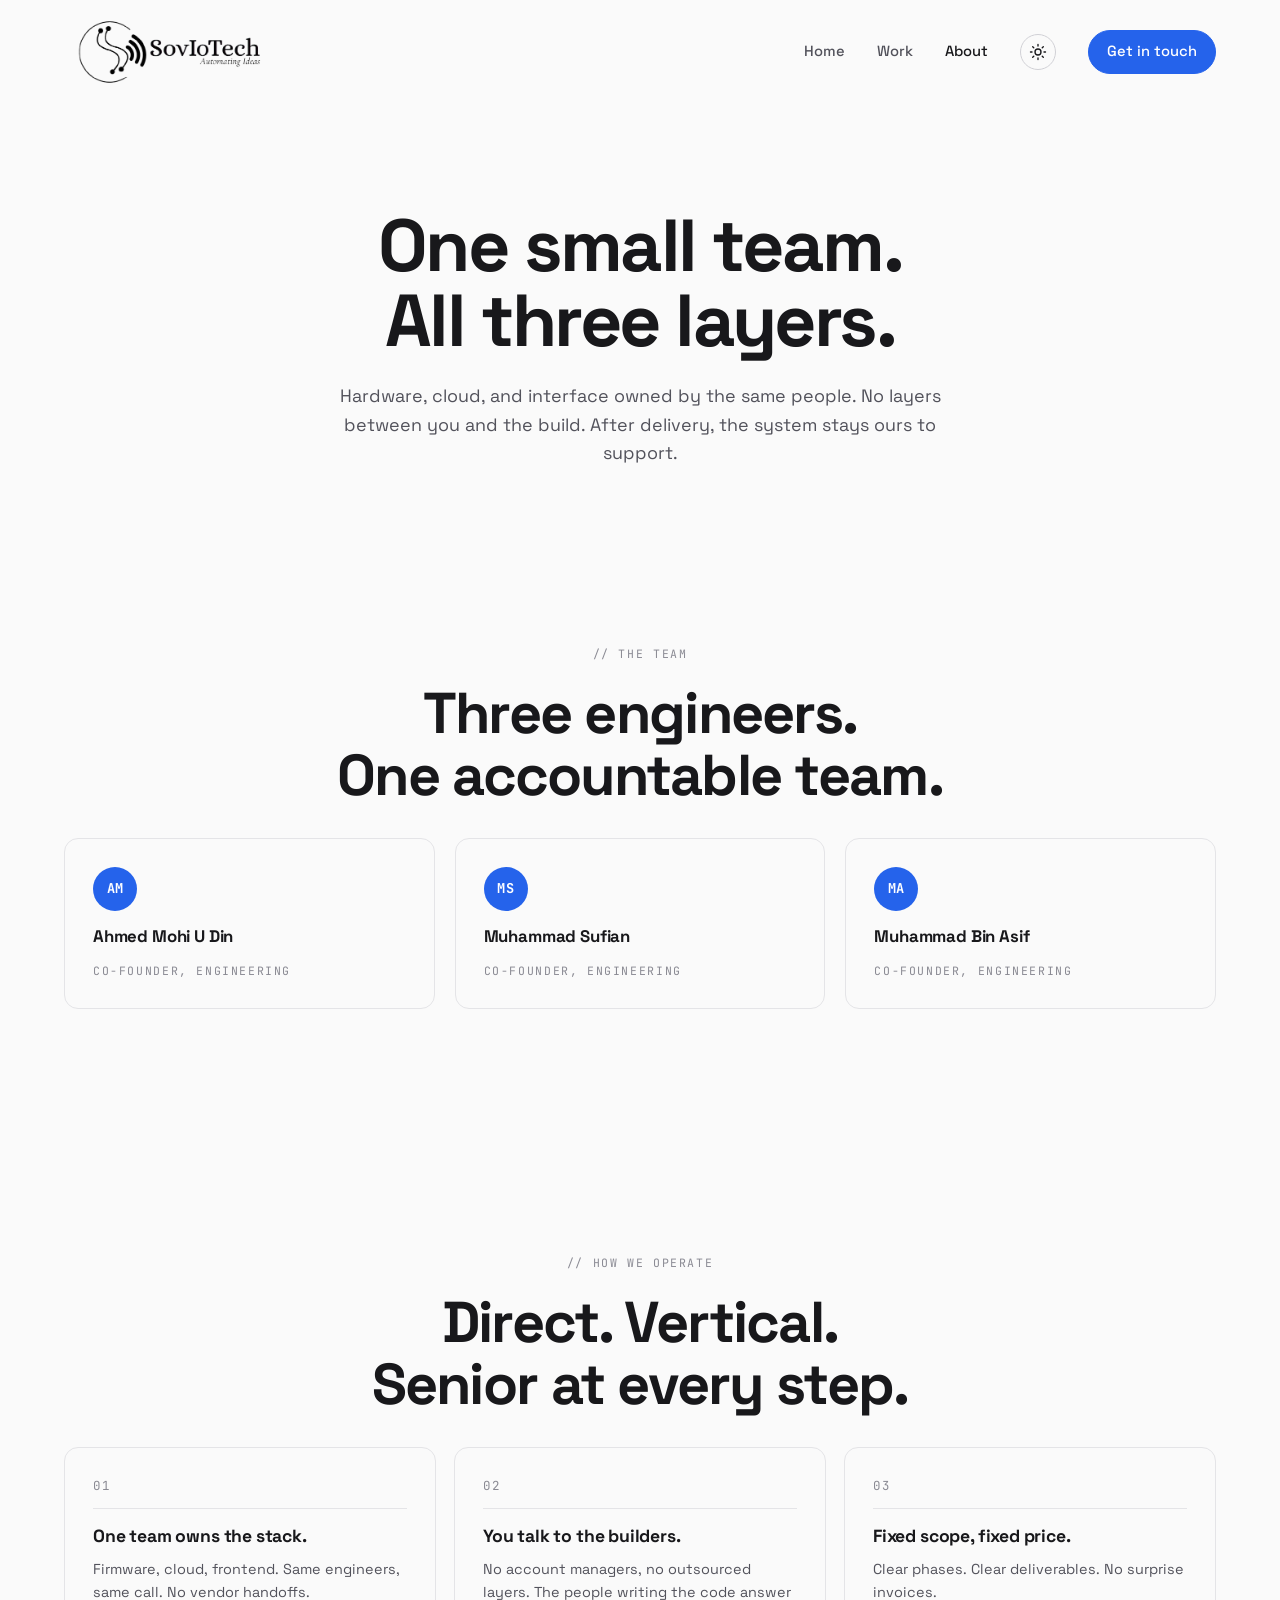
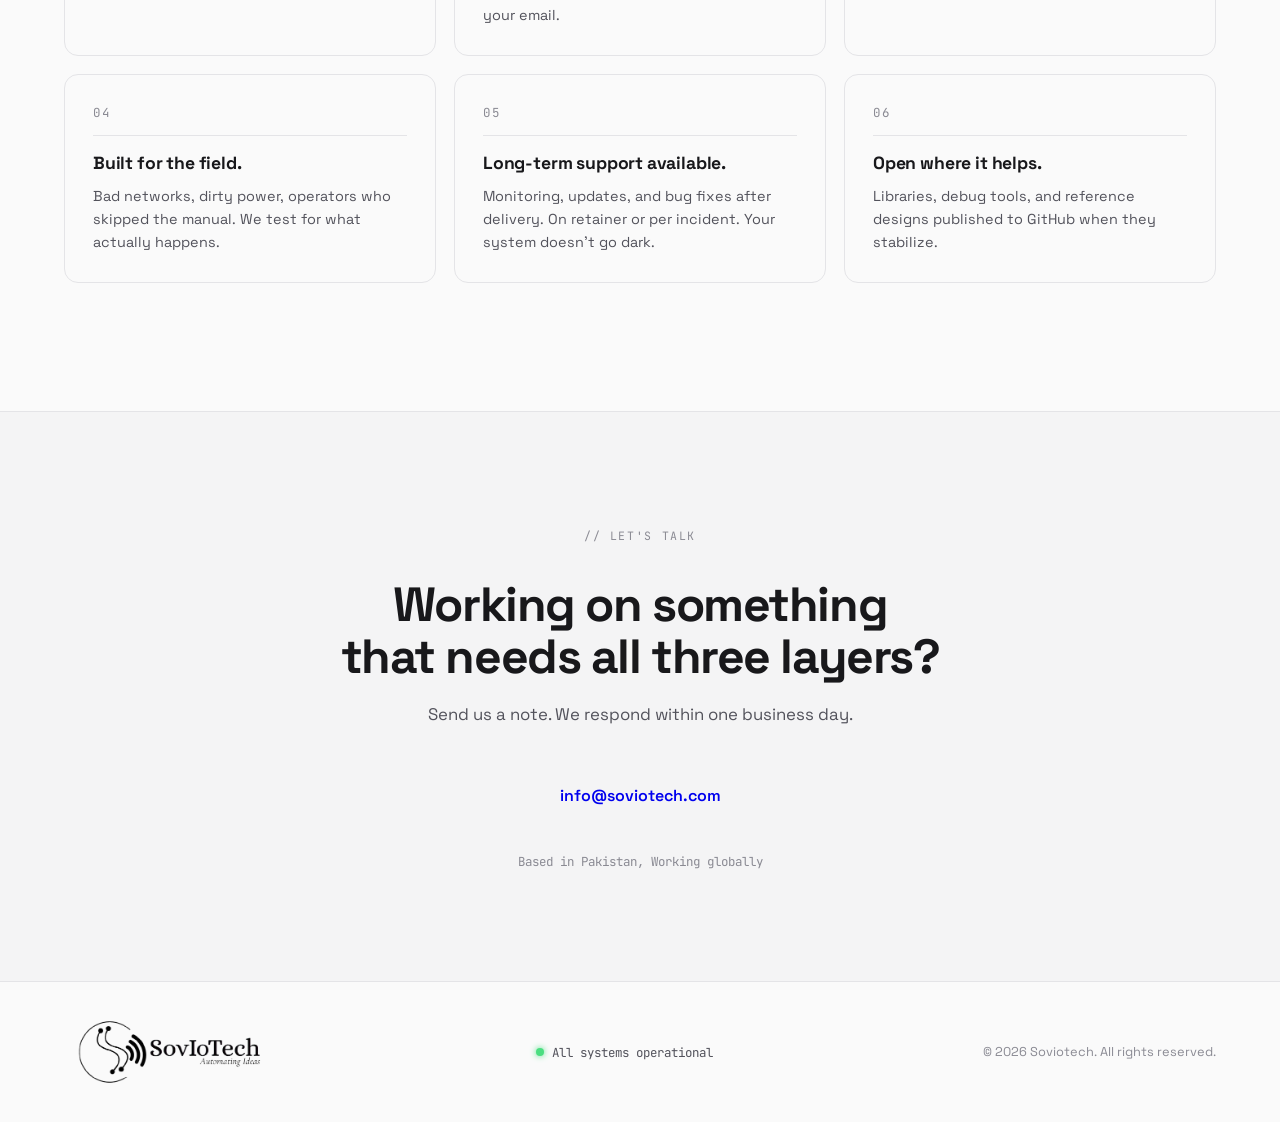
<file: about.html>
<!DOCTYPE html>
<html lang="en">
<head>
  <meta charset="UTF-8">
  <meta name="viewport" content="width=device-width, initial-scale=1.0">
  <title>About | How Soviotech Operates | Small Engineering Studio</title>
  <meta name="description" content="Three engineers cover the stack: hardware, cloud, interfaces. We support the system long after delivery, on retainer or per incident.">
  <meta name="theme-color" content="#ffffff">
  <link rel="icon" type="image/png" href="tab-logo-light.png" media="(prefers-color-scheme: light)">
  <link rel="icon" type="image/png" href="tab-logo-dark.png" media="(prefers-color-scheme: dark)">
  <link rel="stylesheet" href="style.css">
  <link rel="preconnect" href="https://fonts.googleapis.com">
  <link href="https://fonts.googleapis.com/css2?family=Space+Grotesk:wght@400;500;600;700&family=JetBrains+Mono:wght@400;500&display=swap" rel="stylesheet">
  <link rel="canonical" href="https://soviotech.com/about">
  <meta name="robots" content="index,follow,max-image-preview:large">
  <meta name="author" content="Soviotech">
  <meta property="og:type" content="website">
  <meta property="og:site_name" content="Soviotech">
  <meta property="og:url" content="https://soviotech.com/about">
  <meta property="og:title" content="About | How Soviotech Operates | Small Engineering Studio">
  <meta property="og:description" content="Three engineers cover the stack: hardware, cloud, interfaces. We support the system long after delivery, on retainer or per incident.">
  <meta property="og:image" content="https://soviotech.com/og/og-about.png">
  <meta property="og:image:width" content="1200">
  <meta property="og:image:height" content="630">
  <meta name="twitter:card" content="summary_large_image">
  <meta name="twitter:title" content="About | How Soviotech Operates | Small Engineering Studio">
  <meta name="twitter:description" content="Three engineers cover the stack: hardware, cloud, interfaces. We support the system long after delivery, on retainer or per incident.">
  <meta name="twitter:image" content="https://soviotech.com/og/og-about.png">
  <script type="application/ld+json">
{
  "@context": "https://schema.org",
  "@type": "Organization",
  "name": "Soviotech",
  "url": "https://soviotech.com/",
  "logo": "https://soviotech.com/logo.png",
  "email": "info@soviotech.com",
  "description": "Small engineering studio shipping production hardware, firmware, cloud, and RF systems.",
  "areaServed": "Worldwide",
  "sameAs": [ "https://github.com/SovIoTech" ]
}
</script>
  <script type="application/ld+json">
{
  "@context": "https://schema.org",
  "@type": "AboutPage",
  "name": "About Soviotech",
  "url": "https://soviotech.com/about",
  "mainEntity": { "@type": "Organization", "name": "Soviotech" }
}
</script>
<script type="application/ld+json">
{
  "@context": "https://schema.org",
  "@type": "BreadcrumbList",
  "itemListElement": [
    { "@type": "ListItem", "position": 1, "name": "Home", "item": "https://soviotech.com/" },
    { "@type": "ListItem", "position": 2, "name": "About", "item": "https://soviotech.com/about" }
  ]
}
</script>
</head>
<body>

  <a href="#main" class="skip-link">Skip to content</a>

  <nav class="nav" id="nav">
    <div class="nav__inner">
      <a href="/" class="nav__logo">
        <img src="logo.png" alt="SovIoTech" class="nav__logo-img" width="203" height="68">
      </a>
      <button class="nav__toggle" id="navToggle" aria-label="Menu">
        <span></span><span></span>
      </button>
      <div class="nav__links" id="navLinks">
        <a href="/">Home</a>
        <a href="work.html">Work</a>
        <a href="about.html" class="nav__link--active">About</a>
        <button type="button" class="theme-toggle" id="themeToggle" aria-label="Toggle theme">
          <svg viewBox="0 0 24 24" width="18" height="18" fill="none" stroke="currentColor" stroke-width="1.8" stroke-linecap="round" stroke-linejoin="round"><circle cx="12" cy="12" r="4"/><path d="M12 2v2M12 20v2M4.93 4.93l1.41 1.41M17.66 17.66l1.41 1.41M2 12h2M20 12h2M4.93 19.07l1.41-1.41M17.66 6.34l1.41-1.41"/></svg>
        </button>
        <a href="mailto:info@soviotech.com" class="nav__cta">Get in touch</a>
      </div>
    </div>
  </nav>

  <!-- HERO -->
  <header class="work-hero work-hero--center" id="main">
    <div class="container">
      <h1 class="work-hero__title">One small team.<br>All three layers.</h1>
      <p class="work-hero__sub">
        Hardware, cloud, and interface owned by the same people. No layers between you and the build. After delivery, the system stays ours to support.
      </p>
    </div>
  </header>

  <!-- TEAM -->
  <section class="about-team about-team--people" id="team">
    <div class="container">
      <div class="section-header">
        <span class="section-tag">// the team</span>
        <h2 class="section-title">Three engineers.<br>One accountable team.</h2>
      </div>

      <div class="team-grid">
        <article class="team-card">
          <div class="team-card__initials">AM</div>
          <h3 class="team-card__name">Ahmed Mohi U Din</h3>
          <p class="team-card__role">Co-founder, Engineering</p>
        </article>
        <article class="team-card">
          <div class="team-card__initials">MS</div>
          <h3 class="team-card__name">Muhammad Sufian</h3>
          <p class="team-card__role">Co-founder, Engineering</p>
        </article>
        <article class="team-card">
          <div class="team-card__initials">MA</div>
          <h3 class="team-card__name">Muhammad Bin Asif</h3>
          <p class="team-card__role">Co-founder, Engineering</p>
        </article>
      </div>
    </div>
  </section>

  <!-- HOW WE OPERATE -->
  <section class="about-team" id="model">
    <div class="container">
      <div class="section-header">
        <span class="section-tag">// how we operate</span>
        <h2 class="section-title">Direct. Vertical.<br>Senior at every step.</h2>
      </div>

      <div class="about-team__grid">
        <article class="about-member">
          <div class="about-member__num">01</div>
          <h3 class="about-member__name">One team owns the stack.</h3>
          <p class="about-member__bio">Firmware, cloud, frontend. Same engineers, same call. No vendor handoffs.</p>
        </article>

        <article class="about-member">
          <div class="about-member__num">02</div>
          <h3 class="about-member__name">You talk to the builders.</h3>
          <p class="about-member__bio">No account managers, no outsourced layers. The people writing the code answer your email.</p>
        </article>

        <article class="about-member">
          <div class="about-member__num">03</div>
          <h3 class="about-member__name">Fixed scope, fixed price.</h3>
          <p class="about-member__bio">Clear phases. Clear deliverables. No surprise invoices.</p>
        </article>

        <article class="about-member">
          <div class="about-member__num">04</div>
          <h3 class="about-member__name">Built for the field.</h3>
          <p class="about-member__bio">Bad networks, dirty power, operators who skipped the manual. We test for what actually happens.</p>
        </article>

        <article class="about-member">
          <div class="about-member__num">05</div>
          <h3 class="about-member__name">Long-term support available.</h3>
          <p class="about-member__bio">Monitoring, updates, and bug fixes after delivery. On retainer or per incident. Your system doesn't go dark.</p>
        </article>

        <article class="about-member">
          <div class="about-member__num">06</div>
          <h3 class="about-member__name">Open where it helps.</h3>
          <p class="about-member__bio">Libraries, debug tools, and reference designs published to GitHub when they stabilize.</p>
        </article>
      </div>
    </div>
  </section>

  <!-- CTA -->
  <section class="cta" id="contact">
    <div class="container">
      <div class="cta__inner">
        <span class="section-tag">// let's talk</span>
        <h2 class="cta__title">Working on something<br>that needs all three layers?</h2>
        <p class="cta__sub">Send us a note. We respond within one business day.</p>
        <div class="cta__actions">
          <a href="mailto:info@soviotech.com" class="btn btn--accent btn--lg">info@soviotech.com</a>
        </div>
        <div class="cta__details"><span>Based in Pakistan, Working globally</span></div>
      </div>
    </div>
  </section>

  <footer class="footer">
    <div class="container">
      <div class="footer__inner">
        <div class="footer__brand">
          <img src="logo.png" alt="SovIoTech" class="footer__logo-img" width="203" height="68">
        </div>
        <div class="footer__status"><span class="footer__status-dot"></span><span>All systems operational</span></div>
        <div class="footer__copy">&copy; 2026 Soviotech. All rights reserved.</div>
      </div>
    </div>
  </footer>

  <script src="script.js"></script>
</body>
</html>
</file>
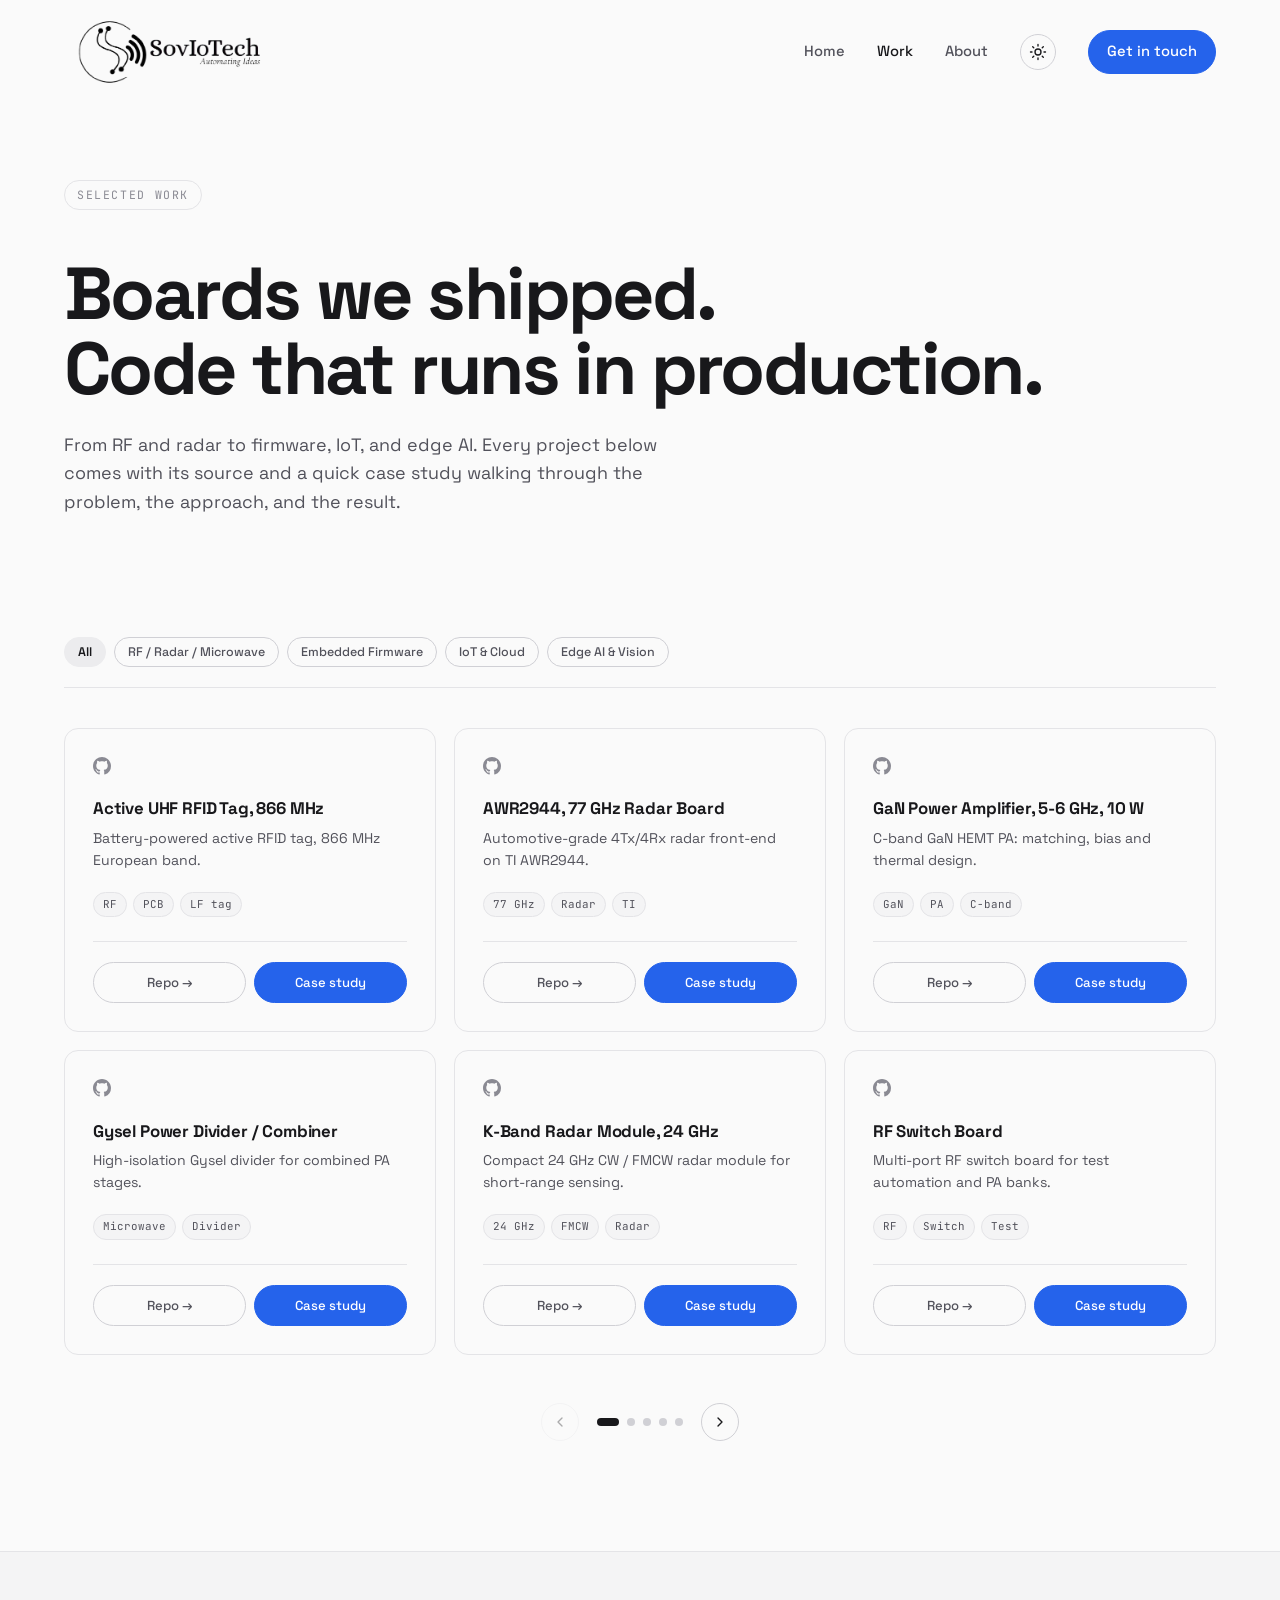
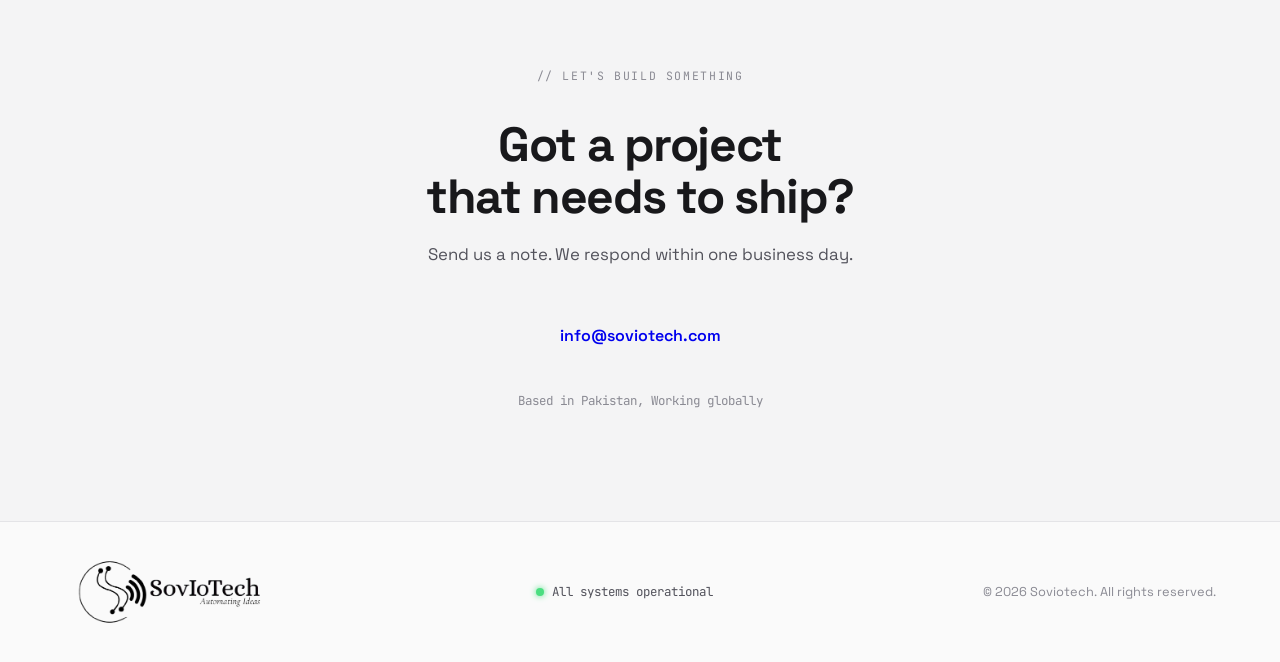
<file: work.html>
<!DOCTYPE html>
<html lang="en">
<head>
  <meta charset="UTF-8">
  <meta name="viewport" content="width=device-width, initial-scale=1.0">
  <title>Work | Embedded, RF &amp; IoT Engineering Portfolio | Soviotech</title>
  <meta name="description" content="25 shipped projects in RF, embedded firmware, IoT, and edge AI. Source repo and a two-page case study with every one.">
  <meta name="theme-color" content="#ffffff">
  <link rel="icon" type="image/png" href="tab-logo-light.png" media="(prefers-color-scheme: light)">
  <link rel="icon" type="image/png" href="tab-logo-dark.png" media="(prefers-color-scheme: dark)">
  <link rel="stylesheet" href="style.css">
  <link rel="preconnect" href="https://fonts.googleapis.com">
  <link href="https://fonts.googleapis.com/css2?family=Space+Grotesk:wght@400;500;600;700&family=JetBrains+Mono:wght@400;500&display=swap" rel="stylesheet">
  <link rel="canonical" href="https://soviotech.com/work">
  <meta name="robots" content="index,follow,max-image-preview:large">
  <meta name="author" content="Soviotech">
  <meta property="og:type" content="website">
  <meta property="og:site_name" content="Soviotech">
  <meta property="og:url" content="https://soviotech.com/work">
  <meta property="og:title" content="Work | Embedded, RF &amp; IoT Engineering Portfolio | Soviotech">
  <meta property="og:description" content="25 shipped projects in RF, embedded firmware, IoT, and edge AI. Source repo and a two-page case study with every one.">
  <meta property="og:image" content="https://soviotech.com/og/og-work.png">
  <meta property="og:image:width" content="1200">
  <meta property="og:image:height" content="630">
  <meta name="twitter:card" content="summary_large_image">
  <meta name="twitter:title" content="Work | Embedded, RF &amp; IoT Engineering Portfolio | Soviotech">
  <meta name="twitter:description" content="25 shipped projects in RF, embedded firmware, IoT, and edge AI. Source repo and a two-page case study with every one.">
  <meta name="twitter:image" content="https://soviotech.com/og/og-work.png">
  <script type="application/ld+json">
{
  "@context": "https://schema.org",
  "@type": "Organization",
  "name": "Soviotech",
  "url": "https://soviotech.com/",
  "logo": "https://soviotech.com/logo.png",
  "email": "info@soviotech.com",
  "description": "Small engineering studio shipping production hardware, firmware, cloud, and RF systems.",
  "areaServed": "Worldwide",
  "sameAs": [ "https://github.com/SovIoTech" ]
}
</script>
  <script type="application/ld+json">
{
  "@context": "https://schema.org",
  "@type": "CollectionPage",
  "name": "Soviotech Work",
  "url": "https://soviotech.com/work",
  "isPartOf": { "@type": "WebSite", "name": "Soviotech", "url": "https://soviotech.com/" }
}
</script>
</head>
<body>

  <a href="#main" class="skip-link">Skip to content</a>

  <nav class="nav" id="nav">
    <div class="nav__inner">
      <a href="/" class="nav__logo">
        <img src="logo.png" alt="SovIoTech" class="nav__logo-img" width="203" height="68">
      </a>
      <button class="nav__toggle" id="navToggle" aria-label="Menu">
        <span></span><span></span>
      </button>
      <div class="nav__links" id="navLinks">
        <a href="/">Home</a>
        <a href="work.html" class="nav__link--active">Work</a>
        <a href="about.html">About</a>
        <button type="button" class="theme-toggle" id="themeToggle" aria-label="Toggle theme">
          <svg viewBox="0 0 24 24" width="18" height="18" fill="none" stroke="currentColor" stroke-width="1.8" stroke-linecap="round" stroke-linejoin="round"><circle cx="12" cy="12" r="4"/><path d="M12 2v2M12 20v2M4.93 4.93l1.41 1.41M17.66 17.66l1.41 1.41M2 12h2M20 12h2M4.93 19.07l1.41-1.41M17.66 6.34l1.41-1.41"/></svg>
        </button>
        <a href="mailto:info@soviotech.com" class="nav__cta">Get in touch</a>
      </div>
    </div>
  </nav>

  <header class="work-hero" id="main">
    <div class="container">
      <div class="hero__tag">Selected Work</div>
      <h1 class="work-hero__title">Boards we shipped.<br>Code that runs in production.</h1>
      <p class="work-hero__sub">
        From RF and radar to firmware, IoT, and edge AI. Every project below comes with its source and a quick case study walking through the problem, the approach, and the result.
      </p>
    </div>
  </header>

  <section class="work-section" id="work">
    <div class="container">
      <div class="work__filter" id="workFilter">
        <button data-filter="all" class="work__filter-btn is-active">All</button>
        <button data-filter="rf" class="work__filter-btn">RF / Radar / Microwave</button>
        <button data-filter="embedded" class="work__filter-btn">Embedded Firmware</button>
        <button data-filter="iot" class="work__filter-btn">IoT &amp; Cloud</button>
        <button data-filter="edge" class="work__filter-btn">Edge AI &amp; Vision</button>
      </div>
      <div class="work__grid" id="workGrid"></div>

      <nav class="work__pager" id="workPager" aria-label="Project pages">
        <button class="work__pager-arrow" id="workPrev" aria-label="Previous page">
          <svg width="16" height="16" viewBox="0 0 24 24" fill="none" stroke="currentColor" stroke-width="2" stroke-linecap="round" stroke-linejoin="round"><polyline points="15 18 9 12 15 6"/></svg>
        </button>
        <div class="work__pager-dots" id="workDots"></div>
        <button class="work__pager-arrow" id="workNext" aria-label="Next page">
          <svg width="16" height="16" viewBox="0 0 24 24" fill="none" stroke="currentColor" stroke-width="2" stroke-linecap="round" stroke-linejoin="round"><polyline points="9 18 15 12 9 6"/></svg>
        </button>
      </nav>
    </div>
  </section>

  <section class="cta" id="contact">
    <div class="container">
      <div class="cta__inner">
        <span class="section-tag">// let's build something</span>
        <h2 class="cta__title">Got a project<br>that needs to ship?</h2>
        <p class="cta__sub">Send us a note. We respond within one business day.</p>
        <div class="cta__actions">
          <a href="mailto:info@soviotech.com" class="btn btn--accent btn--lg">info@soviotech.com</a>
        </div>
        <div class="cta__details"><span>Based in Pakistan, Working globally</span></div>
      </div>
    </div>
  </section>

  <!-- PDF MODAL -->
  <div class="pdf-modal" id="pdfModal" aria-hidden="true" role="dialog" aria-modal="true" aria-labelledby="pdfModalTitle">
    <div class="pdf-modal__backdrop" data-close></div>
    <div class="pdf-modal__panel">
      <header class="pdf-modal__head">
        <div>
          <div class="pdf-modal__eyebrow" id="pdfModalEyebrow">Case study</div>
          <h2 class="pdf-modal__title" id="pdfModalTitle">&nbsp;</h2>
        </div>
        <div class="pdf-modal__actions">
          <a class="pdf-modal__btn" id="pdfModalRepo" href="#" target="_blank" rel="noopener noreferrer">Repo &rarr;</a>
          <button class="pdf-modal__close" data-close aria-label="Close">&times;</button>
        </div>
      </header>
      <div class="pdf-modal__body">
        <iframe id="pdfModalFrame" title="Case study PDF" loading="lazy" referrerpolicy="no-referrer"></iframe>
      </div>
    </div>
  </div>

  <footer class="footer">
    <div class="container">
      <div class="footer__inner">
        <div class="footer__brand">
          <img src="logo.png" alt="SovIoTech" class="footer__logo-img" width="203" height="68">
        </div>
        <div class="footer__status"><span class="footer__status-dot"></span><span>All systems operational</span></div>
        <div class="footer__copy">&copy; 2026 Soviotech. All rights reserved.</div>
      </div>
    </div>
  </footer>

  <script src="work-page.js" defer></script>

  <script src="script.js"></script>
</body>
</html>
</file>
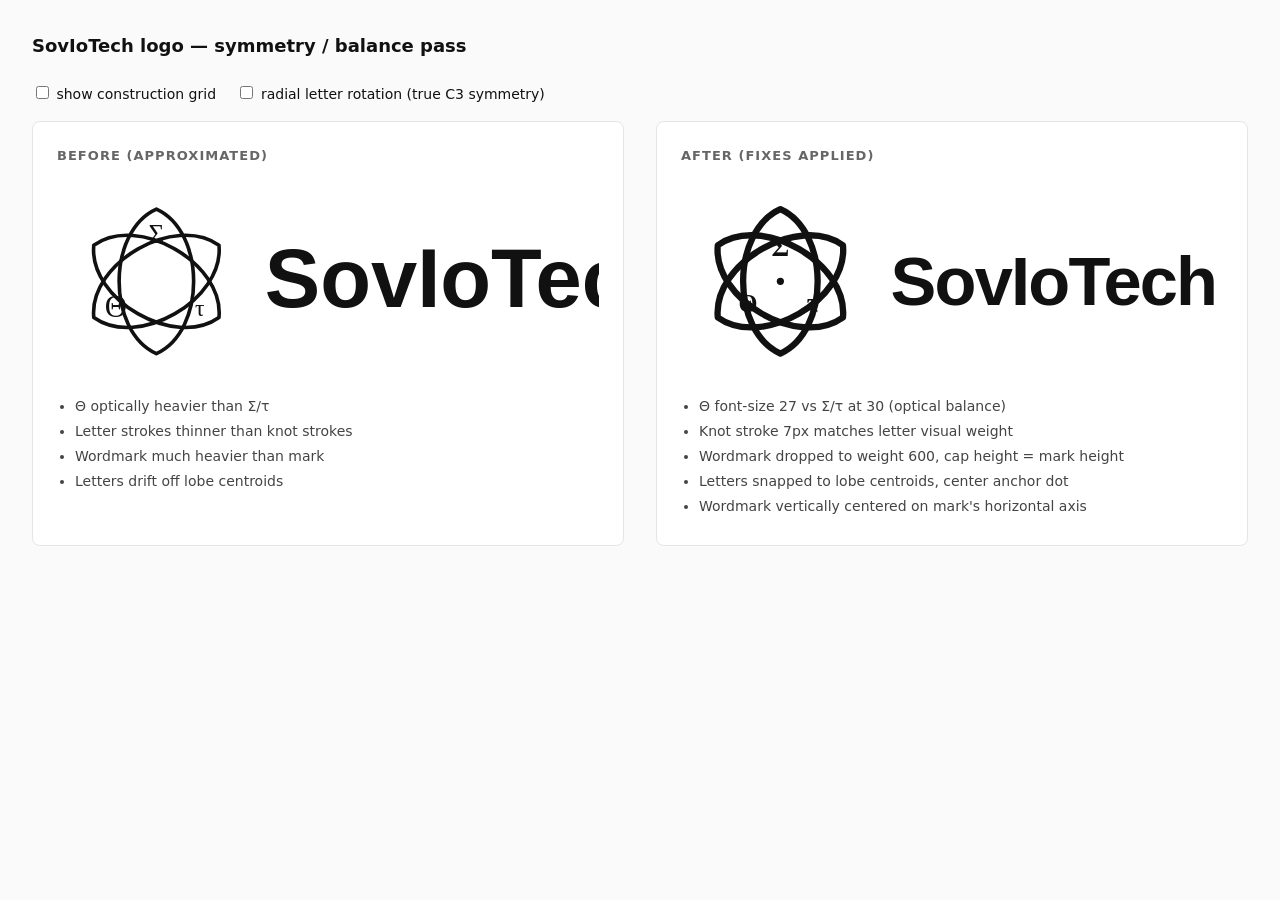
<file: archive/dev/logo-redesign.html>
<!doctype html>
<html lang="en">
<head>
<meta charset="utf-8">
<title>SovIoTech logo — symmetry fixes</title>
<style>
  body { font: 14px/1.5 system-ui, sans-serif; margin: 32px; background: #fafafa; color: #111; }
  h1 { font-size: 18px; margin: 0 0 24px; }
  .row { display: grid; grid-template-columns: 1fr 1fr; gap: 32px; margin-bottom: 32px; }
  .card { background: #fff; border: 1px solid #e5e5e5; padding: 24px; border-radius: 8px; }
  .card h2 { font-size: 13px; margin: 0 0 16px; text-transform: uppercase; letter-spacing: .08em; color: #666; }
  .card svg { display: block; width: 100%; height: auto; }
  ul { margin: 16px 0 0; padding-left: 18px; color: #444; }
  li { margin: 4px 0; }
  .toggle { margin: 16px 0; }
  .toggle label { margin-right: 16px; cursor: pointer; }
</style>
</head>
<body>

<h1>SovIoTech logo — symmetry / balance pass</h1>

<div class="toggle">
  <label><input type="checkbox" id="grid"> show construction grid</label>
  <label><input type="checkbox" id="radial"> radial letter rotation (true C3 symmetry)</label>
</div>

<div class="row">
  <div class="card">
    <h2>Before (approximated)</h2>
    <svg viewBox="0 0 600 220" xmlns="http://www.w3.org/2000/svg">
      <g transform="translate(110,110)" fill="none" stroke="#111" stroke-width="4" stroke-linejoin="round" stroke-linecap="round">
        <g id="leaf-before">
          <path d="M 0,-80 C 55,-55 55,55 0,80 C -55,55 -55,-55 0,-80 Z"/>
        </g>
        <use href="#leaf-before" transform="rotate(120)"/>
        <use href="#leaf-before" transform="rotate(240)"/>
      </g>
      <g font-family="Georgia, serif" fill="#111" text-anchor="middle">
        <text x="110" y="68" font-size="30">&#931;</text>
        <text x="65"  y="150" font-size="34">&#920;</text>
        <text x="158" y="148" font-size="26">&#964;</text>
      </g>
      <text x="230" y="138" font-family="Arial Black, Helvetica, sans-serif" font-weight="900" font-size="92" fill="#111">SovIoTech</text>
    </svg>
    <ul>
      <li>&#920; optically heavier than &#931;/&#964;</li>
      <li>Letter strokes thinner than knot strokes</li>
      <li>Wordmark much heavier than mark</li>
      <li>Letters drift off lobe centroids</li>
    </ul>
  </div>

  <div class="card">
    <h2>After (fixes applied)</h2>
    <svg id="after" viewBox="0 0 600 220" xmlns="http://www.w3.org/2000/svg">
      <g id="grid-g" stroke="#f0a" stroke-width=".5" fill="none" opacity="0" transform="translate(110,110)">
        <circle r="92"/>
        <circle r="2" fill="#f0a"/>
        <line x1="0" y1="-92" x2="0" y2="92"/>
        <line x1="-80" y1="46" x2="80" y2="-46"/>
        <line x1="-80" y1="-46" x2="80" y2="46"/>
      </g>

      <g transform="translate(110,110)" fill="none" stroke="#111" stroke-width="7" stroke-linejoin="round" stroke-linecap="round">
        <g id="leaf-after">
          <path d="M 0,-80 C 55,-55 55,55 0,80 C -55,55 -55,-55 0,-80 Z"/>
        </g>
        <use href="#leaf-after" transform="rotate(120)"/>
        <use href="#leaf-after" transform="rotate(240)"/>
        <circle r="4" fill="#111" stroke="none"/>
      </g>

      <g id="letters" font-family="'Cormorant Garamond', Georgia, serif" font-weight="600" fill="#111" text-anchor="middle" dominant-baseline="central">
        <g transform="translate(110,72)"><text font-size="30">&#931;</text></g>
        <g transform="translate(74,134)"><text font-size="27">&#920;</text></g>
        <g transform="translate(146,134)"><text font-size="30">&#964;</text></g>
      </g>

      <text x="232" y="110" font-family="'Inter', 'Helvetica Neue', Arial, sans-serif"
            font-weight="600" font-size="76" fill="#111"
            dominant-baseline="central" letter-spacing="-2">SovIoTech</text>
    </svg>
    <ul>
      <li>&#920; font-size 27 vs &#931;/&#964; at 30 (optical balance)</li>
      <li>Knot stroke 7px matches letter visual weight</li>
      <li>Wordmark dropped to weight 600, cap height = mark height</li>
      <li>Letters snapped to lobe centroids, center anchor dot</li>
      <li>Wordmark vertically centered on mark's horizontal axis</li>
    </ul>
  </div>
</div>

<script>
  const grid = document.getElementById('grid');
  const gridG = document.getElementById('grid-g');
  grid.addEventListener('change', e => gridG.setAttribute('opacity', e.target.checked ? '1' : '0'));

  const radial = document.getElementById('radial');
  const letters = document.getElementById('letters');
  radial.addEventListener('change', e => {
    const groups = letters.querySelectorAll('g');
    const angles = [0, 120, 240];
    groups.forEach((g, i) => {
      const t = g.getAttribute('transform').match(/translate\(([^)]+)\)/)[1];
      g.setAttribute('transform', e.target.checked
        ? `translate(${t}) rotate(${angles[i]})`
        : `translate(${t})`);
    });
  });
</script>

</body>
</html>
</file>
<file: style.css>
/* =============================================
   SOVIOTECH — Light theme (oguz-inspired)
   ============================================= */

:root {
  /* ponytail: swapped pure #fff / #000 for softened shades — reviewer flagged pure
     polar contrast as eye strain. Same brand feel, less harshness at scale. */
  --bg:        #fafafa;
  --bg-2:      #f4f4f5;
  --bg-3:      #ececee;
  --surface:   #fafafa;
  --border:    #e4e4e7;
  --border-2:  #d0d0d5;
  --text:      #18181b;
  --text-2:    #52525b;
  --text-3:    #8a8a93;
  --accent:    #0a0a0b;
  --accent-2:  #303033;
  --accent-dim:rgba(10,10,11,0.04);
  --accent-glow:rgba(10,10,11,0.08);
  --accent-cta: #c8ff00;
  --blue:      #2563eb;
  --cta:       #2563eb;
  --cta-hover: #1d4ed8;
  --term-bg:   #0c0c0e;
  --term-bg-2: #161618;
  --term-border: #232328;
  --term-text: #e8e6e3;
  --term-text-2: #9d9b97;
  --term-text-3: #6b6966;
  --term-accent: #c8ff00;
  --chrome-bg: #fafafa;
  --logo-invert: 0;

  --font:  'Space Grotesk', -apple-system, sans-serif;
  --mono:  'JetBrains Mono', 'Fira Code', monospace;
  --ease:  cubic-bezier(0.16, 1, 0.3, 1);
  --max-w: 1200px;
}

/* In dark mode: cards stay dark (blend with page), terminal becomes light (contrast flip) */
:root[data-theme="dark"] .project__terminal {
  background: #f4f4f5;
  border-color: rgba(0,0,0,0.08);
}
:root[data-theme="dark"] .project__terminal-bar {
  background: #e6e6ea;
  border-bottom-color: rgba(0,0,0,0.08);
}
:root[data-theme="dark"] .project__terminal-bar span { background: #c8c8cc; }
:root[data-theme="dark"] .project__terminal pre { color: #0a0a0b; }
:root[data-theme="dark"] .t-comment { color: rgba(10,10,11,0.5); }
:root[data-theme="dark"] .t-key     { color: rgba(10,10,11,0.65); }
:root[data-theme="dark"] .t-prop    { color: #1e40af; }
:root[data-theme="dark"] .t-val     { color: #15803d; }
:root[data-theme="dark"] .t-str     { color: #b45309; }
:root[data-theme="dark"] .t-caret   { background: #15803d; }

/* DARK THEME OVERRIDE */
:root[data-theme="dark"] {
  --cta:       #3d5fb0;
  --cta-hover: #4d75d1;
  /* Dark: softer surface than pure black, borders tuned to be visible against bg */
  --bg:        #131316;
  --bg-2:      #191921;
  --bg-3:      #22222b;
  --surface:   #191921;
  --border:    #2f2f38;
  --border-2:  #40404b;
  --text:      #e8e8ec;
  --text-2:    #a1a1aa;
  --text-3:    #71717a;
  --accent:    #f4f4f5;
  --accent-2:  #d4d4d8;
  --accent-dim:rgba(244,244,245,0.06);
  --accent-glow:rgba(244,244,245,0.12);
  --accent-cta: #c8ff00;
  --chrome-bg: #19191d;
  --logo-invert: 1;
}

:root[data-theme="dark"] .work-card:hover,
:root[data-theme="dark"] .oss__card:hover,
:root[data-theme="dark"] .about-member:hover,
:root[data-theme="dark"] .solution-card:hover {
  box-shadow: 0 18px 40px -22px rgba(0,0,0,0.6);
}
:root[data-theme="dark"] .stack-card {
  border: 1px solid var(--border);
  box-shadow:
    0 40px 100px -28px rgba(0,0,0,0.55),
    0 12px 32px -12px rgba(0,0,0,0.35);
}

*, *::before, *::after {
  margin: 0;
  padding: 0;
  box-sizing: border-box;
}

html {
  scroll-behavior: smooth;
  -webkit-font-smoothing: antialiased;
  scroll-snap-type: y proximity;
}

body {
  font-family: var(--font);
  background: var(--bg);
  color: var(--text);
  line-height: 1.6;
  overflow-x: hidden;
}

.container {
  max-width: var(--max-w);
  margin: 0 auto;
  padding: 0 24px;
}

.hide-mobile { display: inline; }
@media (max-width: 640px) { .hide-mobile { display: none; } }

.skip-link {
  position: absolute;
  top: -100px;
  left: 16px;
  z-index: 1000;
  background: var(--text);
  color: #fff;
  font-family: var(--mono);
  font-size: 0.85rem;
  font-weight: 600;
  padding: 12px 18px;
  border-radius: 6px;
  text-decoration: none;
  transition: top 0.2s var(--ease);
}
.skip-link:focus { top: 16px; }
:focus-visible {
  outline: 2px solid var(--text);
  outline-offset: 3px;
  border-radius: 4px;
}
.btn--magnetic:focus-visible { transform: none !important; }
.btn--magnetic:hover { transform: none !important; }

/* NAV */
.nav {
  position: fixed;
  top: 0; left: 0; right: 0;
  z-index: 100;
  padding: 18px 0;
  /* opacity gets a longer curve so the fade feels gradual, not snappy */
  transition: background 0.4s var(--ease), padding 0.4s var(--ease), opacity 0.9s ease-out;
}
.nav--scrolled {
  background: color-mix(in srgb, var(--bg) 78%, transparent);
  backdrop-filter: blur(20px);
  -webkit-backdrop-filter: blur(20px);
  padding: 10px 0;
  border-bottom: 1px solid var(--border);
}
/* Dim + fade out instead of snap-slide up — reads as receding, not disappearing */
.nav--hidden { opacity: 0; pointer-events: none; }

.nav__inner {
  max-width: var(--max-w);
  margin: 0 auto;
  padding: 0 24px;
  display: flex;
  align-items: center;
  justify-content: space-between;
}
.nav__logo {
  display: inline-flex;
  align-items: center;
  gap: 8px;
  font-family: var(--mono);
  font-weight: 700;
  font-size: 1rem;
  text-decoration: none;
  color: var(--text);
  letter-spacing: -0.01em;
}
.nav__logo-mark { color: var(--text-3); font-weight: 600; }
.nav__logo-img { height: 68px; width: auto; display: block; filter: invert(var(--logo-invert)); }
.stack-card__brand { filter: invert(var(--logo-invert)); }
.footer__logo-img { height: 68px; width: auto; display: block; filter: invert(var(--logo-invert)); }
.nav__links {
  display: flex;
  align-items: center;
  gap: 32px;
}
.nav__links a {
  color: var(--text-2);
  text-decoration: none;
  font-size: 0.92rem;
  font-weight: 500;
  transition: color 0.2s var(--ease);
}
.nav__links a:hover { color: var(--text); }
/* ponytail: match the bottom contact CTA — same colour, same behaviour */
.nav__cta {
  background: var(--cta);
  border: 1px solid var(--cta);
  padding: 9px 18px;
  border-radius: 999px;
  color: #fff !important;
  transition: background 0.2s var(--ease), border-color 0.2s var(--ease), box-shadow 0.25s var(--ease);
}
.nav__cta:hover {
  background: var(--cta-hover);
  border-color: var(--cta-hover);
  box-shadow: 0 0 0 6px color-mix(in srgb, var(--cta) 18%, transparent);
}

.theme-toggle {
  display: inline-flex;
  align-items: center;
  justify-content: center;
  width: 36px;
  height: 36px;
  border-radius: 50%;
  background: transparent;
  border: 1px solid var(--border-2);
  color: var(--text);
  cursor: pointer;
  transition: all 0.2s var(--ease);
}
.theme-toggle:hover { border-color: var(--text); background: var(--accent-dim); }
:root[data-theme="dark"] .theme-toggle svg {
  /* swap sun icon visual hint via rotation when dark */
  transform: rotate(40deg);
}
.nav__toggle {
  display: none;
  background: none;
  border: none;
  cursor: pointer;
  flex-direction: column;
  gap: 5px;
  padding: 4px;
}
.nav__toggle span {
  width: 22px;
  height: 2px;
  background: var(--text);
  border-radius: 2px;
  transition: all 0.3s var(--ease);
}
.nav__toggle.open span:nth-child(1) { transform: translateY(7px) rotate(45deg); }
.nav__toggle.open span:nth-child(2) { transform: translateY(0) rotate(-45deg); }

@media (max-width: 820px) {
  /* Mobile: drop backdrop-filter so it doesn't create a containing block
     for the fixed nav__links overlay (which was making the menu break when scrolled). */
  .nav--scrolled {
    backdrop-filter: none;
    -webkit-backdrop-filter: none;
  }
  .nav__toggle {
    display: flex;
    position: relative;
    z-index: 102;
  }
  .nav__links {
    position: fixed;
    inset: 0;
    background: var(--bg);
    flex-direction: column;
    align-items: center;
    justify-content: center;
    gap: 32px;
    font-size: 1.5rem;
    padding: 32px;
    opacity: 0;
    pointer-events: none;
    transform: scale(0.985);
    transform-origin: top right;
    transition: opacity 0.32s var(--ease), transform 0.4s var(--ease);
    z-index: 101;
  }
  .nav__links.open { opacity: 1; pointer-events: auto; transform: scale(1); }

  /* Staggered item entrance */
  .nav__links > * {
    opacity: 0;
    transform: translateY(14px);
    transition: opacity 0.35s var(--ease), transform 0.45s var(--ease);
  }
  .nav__links.open > * { opacity: 1; transform: translateY(0); }
  .nav__links.open > *:nth-child(1) { transition-delay: 0.08s; }
  .nav__links.open > *:nth-child(2) { transition-delay: 0.14s; }
  .nav__links.open > *:nth-child(3) { transition-delay: 0.20s; }
  .nav__links.open > *:nth-child(4) { transition-delay: 0.26s; }
  .nav__links.open > *:nth-child(5) { transition-delay: 0.32s; }
  .nav__links a {
    font-size: 1.4rem;
    font-weight: 600;
    color: var(--text);
  }
  .nav__cta {
    font-size: 1.05rem;
    padding: 14px 28px;
  }
  .theme-toggle {
    width: 44px;
    height: 44px;
  }
}

/* BUTTONS */
.btn {
  display: inline-flex;
  align-items: center;
  gap: 10px;
  font-family: var(--font);
  font-weight: 600;
  font-size: 0.95rem;
  text-decoration: none;
  padding: 14px 28px;
  border-radius: 999px;
  border: 1px solid transparent;
  cursor: pointer;
  transition: all 0.25s var(--ease);
  white-space: nowrap;
}
/* CTA hierarchy: primary=highlight color, secondary=solid black/white, ghost=hollow.
   All three share the same hover behaviour: darker shade + subtle lift, no fill-inversion. */
.btn--primary, .btn--secondary, .btn--ghost {
  transition: background 0.2s var(--ease), color 0.2s var(--ease),
              border-color 0.2s var(--ease), box-shadow 0.25s var(--ease);
}
/* ponytail: no lift on hover — reviewer flagged combined color+displacement as "chatty" */

.btn--primary   { background: var(--cta); color: #fff; }
/* Primary gets a soft glow-ring on hover — distinctive from secondary's plain darken */
.btn--primary:hover {
  background: var(--cta-hover);
  box-shadow: 0 0 0 6px color-mix(in srgb, var(--cta) 18%, transparent);
}

.btn--secondary { background: var(--text); color: var(--bg); }
.btn--secondary:hover { background: var(--text-2); }

.btn--ghost { background: transparent; color: var(--text); border-color: var(--border-2); }
.btn--ghost:hover { border-color: var(--text); background: var(--accent-dim); }
.btn--lg { padding: 18px 36px; font-size: 1rem; }

/* HERO */
.hero {
  position: relative;
  padding: 150px 0 180px;      /* extra bottom so hero fills the fold + no visible section seam */
  overflow: hidden;
  background: var(--bg);
}
.hero__grid-bg, .hero__noise { display: none; }

.hero__content {
  position: relative;
  z-index: 2;
  max-width: var(--max-w);
  margin: 0 auto;
  padding: 0 24px;
  text-align: center;
}
.hero__sub, .hero__stats { margin-left: auto; margin-right: auto; }
.hero__actions { justify-content: center; }
.hero__tag {
  display: inline-block;
  font-family: var(--mono);
  font-size: 0.72rem;
  color: var(--text-3);
  letter-spacing: 0.14em;
  text-transform: uppercase;
  padding: 5px 12px;
  border: 1px solid var(--border);
  border-radius: 999px;
  margin-bottom: 18px;
}
.hero__title {
  font-size: clamp(2.6rem, 6vw, 4.6rem);
  font-weight: 700;
  letter-spacing: -0.035em;
  line-height: 1.02;
  margin-bottom: 28px;
  color: var(--text);
}
/* Highlight — same accent as CTAs so the rotating phrase reads as intentional in both themes */
.hero__title-accent {
  display: inline-block;
  color: var(--cta);
  transition: opacity 0.4s var(--ease), transform 0.4s var(--ease);
}
.hero__title-accent--out { opacity: 0; transform: translateY(-8px); }
.hero__sub {
  font-size: clamp(1rem, 1.4vw, 1.15rem);
  color: var(--text-2);
  max-width: 640px;
  margin-left: auto;
  margin-right: auto;
  margin-bottom: 40px;
  line-height: 1.5;
}
.hero__actions {
  display: flex;
  gap: 12px;
  flex-wrap: wrap;
  margin-bottom: 70px;         /* keep original: gutter position depends on this */
}
.hero__stats {
  display: grid;
  grid-template-columns: repeat(3, 1fr);
  gap: 16px;
  padding-top: 14px;
  border-top: 1px solid var(--border);
  max-width: 880px;
  margin-left: auto;
  margin-right: auto;
}
.hero__stat { display: flex; flex-direction: column; gap: 4px; align-items: center; font-variant-numeric: tabular-nums; }
.hero__stat-num, .hero__stat-artifact {
  font-family: var(--mono);
  font-size: 1.8rem;
  font-weight: 700;
  color: var(--text);
  letter-spacing: -0.03em;
  line-height: 1;
}
.hero__stat-unit { font-size: 1.3rem; color: var(--text-3); margin-left: 2px; }
.hero__stat-label { font-size: 0.85rem; font-weight: 500; color: var(--text); margin-top: 8px; }
.hero__stat-sub { font-size: 0.75rem; color: var(--text-3); font-family: var(--mono); }
.hero__scroll-hint { display: none; }

@media (max-width: 720px) {
  .hero { padding: 120px 0 60px; }
  .hero__stats { grid-template-columns: 1fr; gap: 24px; }
}

/* MARQUEE */
.marquee {
  border-top: 1px solid var(--border);
  border-bottom: 1px solid var(--border);
  background: var(--bg-2);
  padding: 18px 0;
  display: flex;
  align-items: center;
  gap: 24px;
  overflow: hidden;
}
.marquee__label {
  flex-shrink: 0;
  padding-left: 24px;
  font-family: var(--mono);
  font-size: 0.72rem;
  letter-spacing: 0.12em;
  text-transform: uppercase;
  color: var(--text-3);
}
.marquee__viewport {
  flex: 1;
  overflow: hidden;
  mask-image: linear-gradient(90deg, transparent, #000 8%, #000 92%, transparent);
}
.marquee__track {
  display: inline-flex;
  align-items: center;
  gap: 28px;
  white-space: nowrap;
  animation: marqueeScroll 60s linear infinite;
}
.marquee__track span {
  font-family: var(--mono);
  font-size: 0.85rem;
  color: var(--text);
}
.marquee__dot {
  width: 4px;
  height: 4px;
  border-radius: 50%;
  background: var(--text-3) !important;
}
@keyframes marqueeScroll {
  from { transform: translateX(0); }
  to   { transform: translateX(-50%); }
}

/* SECTION HEADER */
section { padding: 110px 0; }
.section-header { max-width: 760px; margin: 0 auto 32px; text-align: center; }
.section-tag {
  display: inline-block;
  font-family: var(--mono);
  font-size: 0.72rem;
  color: var(--text-3);
  letter-spacing: 0.14em;
  text-transform: uppercase;
  margin-bottom: 18px;
}
.section-title {
  font-size: clamp(2.4rem, 4.8vw, 3.6rem);
  font-weight: 700;
  letter-spacing: -0.03em;
  line-height: 1.08;
  color: var(--text);
  margin-bottom: 18px;
  text-wrap: balance;
}
.section-sub { font-size: 1.05rem; color: var(--text-2); line-height: 1.6; }

/* SOLUTIONS */
.solutions { background: var(--bg-2); border-top: 1px solid var(--border); border-bottom: 1px solid var(--border); }
.solutions__grid--bento {
  display: grid;
  grid-template-columns: 1fr 1.4fr;
  gap: 20px;
}
.solution-card {
  background: #fff;
  border: 1px solid var(--border);
  border-radius: 14px;
  padding: 32px;
  transition: all 0.3s var(--ease);
  opacity: 0;
  transform: translateY(20px);
}
.solution-card.revealed { opacity: 1; transform: none; }
.solution-card:hover {
  border-color: var(--text);
  transform: translateY(-3px);
  box-shadow: 0 20px 40px -20px rgba(0,0,0,0.15);
}
.solution-card--wide {
  display: grid;
  grid-template-columns: 1.2fr 1fr;
  gap: 28px;
  align-items: center;
}
.solution-card__icon {
  width: 44px; height: 44px;
  display: inline-flex;
  align-items: center;
  justify-content: center;
  border: 1px solid var(--border);
  border-radius: 10px;
  color: var(--text);
  margin-bottom: 20px;
  background: var(--bg-2);
}
.solution-card__icon svg { width: 22px; height: 22px; }
.solution-card h3 {
  font-size: 1.2rem;
  font-weight: 700;
  margin-bottom: 10px;
  letter-spacing: -0.01em;
}
.solution-card p {
  color: var(--text-2);
  font-size: 0.95rem;
  line-height: 1.6;
  margin-bottom: 16px;
}
.solution-card__tags { display: flex; flex-wrap: wrap; gap: 6px; }
.solution-card__tags span {
  font-family: var(--mono);
  font-size: 0.7rem;
  color: var(--text-2);
  padding: 4px 10px;
  background: var(--bg-2);
  border: 1px solid var(--border);
  border-radius: 999px;
}

.solution-card__demo {
  background: var(--term-bg);
  border-radius: 10px;
  padding: 16px;
  color: var(--term-text);
  font-family: var(--mono);
  font-size: 0.75rem;
  min-height: 180px;
}
.solution-card__demo--stream .stream__head {
  display: flex; align-items: center; gap: 8px;
  color: var(--term-text-3); margin-bottom: 10px;
  font-size: 0.7rem; text-transform: uppercase; letter-spacing: 0.1em;
}
.stream__dot {
  width: 8px; height: 8px; border-radius: 50%;
  background: #4ade80; box-shadow: 0 0 8px #4ade80;
  animation: pulse 1.5s ease-in-out infinite;
}
.stream__feed { display: flex; flex-direction: column; gap: 6px; }
.stream__row { line-height: 1.6; }

.solution-card__demo--chart .chart__head {
  display: flex; justify-content: space-between; margin-bottom: 12px;
}
.chart__metric { font-size: 0.7rem; color: var(--term-text-3); text-transform: uppercase; letter-spacing: 0.1em; }
.chart__value { font-size: 1.3rem; font-weight: 700; color: var(--term-text); display: block; }
.chart__range { font-size: 0.7rem; color: var(--term-text-3); }
.chart__svg { width: 100%; height: 80px; display: block; }
.chart__axis {
  display: flex; justify-content: space-between;
  font-size: 0.65rem; color: var(--term-text-3); margin-top: 6px;
}
@keyframes pulse {
  0%, 100% { opacity: 1; }
  50% { opacity: 0.5; }
}

@media (max-width: 820px) {
  .solutions__grid--bento { grid-template-columns: 1fr; }
  .solution-card--wide { grid-template-columns: 1fr; }
}

/* PROCESS */
.process { background: var(--bg); }
.process__steps {
  display: grid;
  grid-template-columns: repeat(4, 1fr);
  gap: 24px;
  position: relative;
}
.process__step {
  padding: 28px;
  border: 1px solid var(--border);
  border-radius: 14px;
  background: #fff;
  opacity: 0;
  transform: translateY(20px);
  transition: all 0.5s var(--ease);
}
.process__step.revealed { opacity: 1; transform: none; }
.process__step-num {
  font-family: var(--mono);
  font-size: 0.78rem;
  color: var(--text-3);
  letter-spacing: 0.1em;
  margin-bottom: 18px;
  padding-bottom: 18px;
  border-bottom: 1px solid var(--border);
}
.process__step h3 { font-size: 1.15rem; font-weight: 700; margin-bottom: 10px; }
.process__step p { font-size: 0.9rem; color: var(--text-2); line-height: 1.6; }
.process__connector { display: none; }

@media (max-width: 900px) { .process__steps { grid-template-columns: repeat(2, 1fr); gap: 20px; } }
@media (max-width: 540px) { .process__steps { grid-template-columns: 1fr; } }

/* PROJECTS — sticky-stack carousel */
/* No bg swap — same surface as hero. Section isolation comes from whitespace + the sticky rail title. */
.projects {
  padding: 48px 0 60px;
}

.stack-rail {
  position: relative;
  padding: 40px 0 0;
}
.stack-rail__title {
  position: absolute;
  top: 22%;
  left: 6vw;
  z-index: 200;
  pointer-events: none;
  max-width: min(28vw, 380px);
  text-align: left;
}
.stack-rail__title .section-tag { display: inline-block; margin-bottom: 14px; }
.stack-rail__title .section-title {
  font-size: clamp(1.5rem, 2.6vw, 2.2rem);
  line-height: 1.08;
  margin-bottom: 12px;
}
.stack-rail__title .section-sub {
  font-size: 0.9rem;
  color: var(--text-2);
  line-height: 1.5;
  margin: 0;
}
.stack-rail__divider {
  border: 0;
  border-top: 1px solid var(--border);
  margin: 48px 0 26px;
}
.stack-rail__name { font-size: clamp(1.4rem, 2.6vw, 2.2rem); }
.stack-rail__date {
  font-family: var(--mono);
  font-size: 0.75rem;
  color: var(--text-3);
  letter-spacing: 0.14em;
  text-transform: uppercase;
  margin-bottom: 12px;
  transition: opacity 0.35s var(--ease);
}
.stack-rail__name {
  font-size: clamp(1.8rem, 2.4vw, 2.4rem);
  font-weight: 800;
  letter-spacing: -0.03em;
  color: var(--text);
  transition: opacity 0.35s var(--ease);
  line-height: 1.05;
}
.stack-rail__title.swapping .stack-rail__date,
.stack-rail__title.swapping .stack-rail__name { opacity: 0; }

/* Rolodex layout — single sticky stage holds all cards; spacers drive the scroll */
.stack-rail__cards { position: relative; }
.stack-stage {
  position: sticky;
  top: 0;
  height: 100vh;
  z-index: 2;
  display: block;
  perspective: 1400px;
  perspective-origin: 50% 50%;
  overflow: hidden;
}
/* Horizon fade — sits above cards, transparent in middle so title shows through */
.stack-stage::before {
  content: "";
  position: absolute;
  inset: 0;
  pointer-events: none;
  z-index: 110;
  background:
    linear-gradient(to bottom, var(--bg-2) 0, transparent 6%, transparent 94%, var(--bg-2) 100%);
}
.stack-spacer {
  height: 100vh;
  scroll-snap-align: start;
  scroll-snap-stop: always;
}
.stack-card {
  position: absolute;
  top: 56%;
  left: 64%;
  width: min(62vw, 1020px);
  height: 82vh;
  transform: translate(-50%, -50%);
  will-change: transform, opacity;
  background: var(--bg);
  color: var(--text);
  border-radius: 18px;
  box-shadow:
    0 40px 100px -28px rgba(10,10,11,0.35),
    0 12px 32px -12px rgba(10,10,11,0.12),
    0 2px 6px -2px rgba(10,10,11,0.08),
    0 0 0 1px rgba(10,10,11,0.04);
  overflow: hidden;
  display: flex;
  flex-direction: column;
  transform-origin: 50% 0%;
  will-change: transform, opacity, filter;
  transition: transform 0.6s var(--ease), box-shadow 0.6s var(--ease);
}

/* Hover lift — additive via individual props so JS transform on .style is preserved */
.stack-card {
  translate: 0 0;
  scale: 1;
  transition: translate 0.35s var(--ease), scale 0.35s var(--ease), box-shadow 0.35s var(--ease);
}
.stack-card.is-active:hover {
  translate: 0 -6px;
  scale: 1.008;
  box-shadow:
    0 56px 120px -28px rgba(10,10,11,0.42),
    0 18px 40px -12px rgba(10,10,11,0.16),
    0 2px 6px -2px rgba(10,10,11,0.08),
    0 0 0 1px rgba(10,10,11,0.06);
}

.stack-card__chrome {
  display: flex;
  align-items: center;
  gap: 14px;
  padding: 12px 18px;
  border-bottom: 1px solid var(--border);
  background: var(--chrome-bg);
  flex-shrink: 0;
}
.stack-card__brand { height: 36px; width: auto; display: block; }
.stack-card__tag {
  font-family: var(--mono);
  font-size: 0.7rem;
  letter-spacing: 0.14em;
  text-transform: uppercase;
  color: var(--text-3);
  margin: 0 auto;
}
.stack-card__num { font-family: var(--mono); font-size: 0.7rem; color: var(--text-3); }

.stack-card__body {
  flex: 1;
  display: grid;
  grid-template-columns: 1fr 1fr;
  gap: 28px;
  padding: 28px 32px;
  overflow: hidden;
  min-height: 0;
}

/* Trim cards to a single-view glance: hide long results + extra desc */
.stack-card .project__result { display: none; }
.stack-card .project__desc:nth-of-type(2) { display: none; }
.stack-card .project__desc { font-size: 0.88rem; }
.stack-card .project__info {
  display: flex;
  flex-direction: column;
  min-height: 0;
}
.stack-card .project__title { font-size: 1.3rem; margin-bottom: 14px; }
.stack-card .project__info { justify-content: space-between; gap: 14px; }
.stack-card .project__repo { margin-top: 0; padding-top: 0; }
.stack-card .project__stack { margin-top: 4px; margin-bottom: 8px; }
.stack-card__visual {
  display: flex;
  align-items: stretch;
  justify-content: stretch;
  min-height: 0;
  border-radius: 12px;
  overflow: hidden;
  border: 1px solid var(--border);
  background: var(--bg-2);
}
.stack-card__visual iframe {
  width: 100%;
  height: 100%;
  border: 0;
  display: block;
}

.project__title {
  font-size: 1.45rem;
  font-weight: 700;
  letter-spacing: -0.02em;
  margin-bottom: 12px;
  color: var(--text);
}
.project__industry {
  font-family: var(--mono);
  font-size: 0.72rem;
  text-transform: uppercase;
  letter-spacing: 0.12em;
  color: var(--text-3);
  display: block;
  margin-bottom: 6px;
}
.project__type {
  font-size: 0.82rem;
  color: var(--text-3);
  display: block;
  margin-bottom: 18px;
}
.project__desc {
  font-size: 0.92rem;
  color: var(--text-2);
  line-height: 1.65;
  margin-bottom: 10px;
}
.project__result { margin: 18px 0; display: flex; flex-direction: column; gap: 12px; }
.project__result-item { padding-left: 14px; border-left: 2px solid var(--text); }
.project__result-item strong {
  display: block;
  font-size: 0.88rem;
  color: var(--text);
  margin-bottom: 2px;
  font-weight: 600;
}
.project__result-item span { font-size: 0.82rem; color: var(--text-2); line-height: 1.5; }
.project__stack { display: flex; flex-wrap: wrap; gap: 6px; margin-top: 14px; }
.project__stack span {
  font-family: var(--mono);
  font-size: 0.7rem;
  color: var(--text-2);
  background: var(--bg-2);
  border: 1px solid var(--border);
  padding: 4px 10px;
  border-radius: 999px;
}
.project__repo { display: flex; align-items: center; gap: 10px; margin-top: 18px; flex-wrap: wrap; }
.project__repo-link {
  display: inline-flex;
  align-items: center;
  gap: 8px;
  font-family: var(--mono);
  font-size: 0.76rem;
  color: var(--text);
  text-decoration: none;
  padding: 7px 12px;
  border: 1px solid var(--border-2);
  border-radius: 999px;
  background: var(--bg);
  transition: all 0.2s var(--ease);
}
.project__repo-link:hover { border-color: var(--text); background: var(--text); color: var(--bg); }
.project__repo-link--primary {
  background: var(--text);
  color: var(--bg);
  border-color: var(--text);
}
.project__repo-link--primary:hover {
  background: transparent;
  color: var(--text);
}
.project__repo-arrow { display: inline-block; transition: transform 0.2s var(--ease); }
.project__repo-link:hover .project__repo-arrow { transform: translateX(3px); }

/* Case-study link = primary CTA. Repo link stays as the ghost/secondary. */
.project__repo-link--primary {
  background: var(--cta);
  border-color: var(--cta);
  color: #fff;
}
.project__repo-link--primary:hover {
  background: var(--cta-hover);
  border-color: var(--cta-hover);
  color: #fff;
}
.project__repo-badge {
  display: inline-flex;
  align-items: center;
  gap: 8px;
  font-family: var(--mono);
  font-size: 0.7rem;
  color: var(--text-3);
  padding: 6px 11px;
  border: 1px dashed var(--border-2);
  border-radius: 999px;
}

/* model-viewer fills the render slot edge-to-edge */
.project__render model-viewer {
  width: 100%;
  height: 100%;
  display: block;
  --poster-color: transparent;
}

/* 3D render slot — placeholder until WebGL renders ship */
.project__render {
  background: var(--bg-2);
  border: 1px solid var(--border);
  border-radius: 12px;
  overflow: hidden;
  align-self: stretch;
  display: flex;
  flex-direction: column;
  min-height: 0;
  position: relative;
  isolation: isolate;
}
/* ponytail: script.js fades neighbour cards via opacity. Their model-viewer
   canvas is alpha-channel transparent, so the model behind shows through.
   Force each card's body to its own opaque paint layer so opacity only
   affects the card as a whole, not the WebGL layer behind it. */
.stack-card { background: var(--bg); }
.stack-card__body { background: var(--bg); }
.project__render-placeholder {
  flex: 1;
  display: flex;
  flex-direction: column;
  align-items: center;
  justify-content: center;
  gap: 8px;
  text-align: center;
  background:
    radial-gradient(circle at 50% 35%, var(--bg-3) 0%, var(--bg-2) 70%),
    linear-gradient(135deg, var(--bg-2), var(--bg-3));
  background-blend-mode: normal;
}
.project__render-label {
  font-family: var(--mono);
  font-size: 0.72rem;
  letter-spacing: 0.18em;
  text-transform: uppercase;
  color: var(--text-3);
}
.project__render-hint {
  font-family: var(--mono);
  font-size: 0.78rem;
  color: var(--text-2);
}

/* Terminal stays dark — the contrast move */
.project__terminal {
  background: var(--term-bg);
  border: 1px solid var(--term-border);
  border-radius: 10px;
  overflow: hidden;
  font-family: var(--mono);
  font-size: 0.74rem;
  align-self: stretch;
  display: flex;
  flex-direction: column;
  min-height: 0;
}
.project__terminal pre { flex: 1; overflow: hidden; }
.project__terminal-bar {
  display: flex; gap: 6px;
  padding: 10px 14px;
  background: var(--term-bg-2);
  border-bottom: 1px solid var(--term-border);
}
.project__terminal-bar span {
  width: 9px; height: 9px; border-radius: 50%; background: var(--term-border);
}
.project__terminal pre { padding: 18px; overflow-x: auto; line-height: 1.75; color: var(--term-text); }
.project__terminal code { font-family: var(--mono); }
.t-comment { color: var(--term-text-3); }
.t-key     { color: var(--term-text-2); }
.t-prop    { color: #6ea8ff; }
.t-val     { color: var(--term-accent); }
.t-str     { color: #e8a848; }
.t-caret {
  display: inline-block;
  width: 8px;
  background: var(--term-accent);
  color: transparent;
  margin-left: 2px;
  animation: caretBlink 1s steps(2) infinite;
  vertical-align: baseline;
}
@keyframes caretBlink {
  0%, 50%   { opacity: 1; }
  51%, 100% { opacity: 0; }
}

/* Mobile-only stub that replaces the carousel */
.projects-mobile { display: none; }
@media (max-width: 900px) {
  .projects { display: none !important; }   /* skip the whole carousel on mobile */
  .projects-mobile {
    display: block;
    background: var(--bg-2);
    border-top: 1px solid var(--border);
    border-bottom: 1px solid var(--border);
    padding: 80px 0;
    text-align: center;
  }
  .projects-mobile .section-sub { margin: 14px auto 0; max-width: 480px; }
  /* (carousel rules below are now dead on mobile but kept harmless) */
  .stack-stage { perspective: none; }
  .stack-stage::before { display: none; }
  .stack-rail__cards { perspective: none; }
  .stack-card { will-change: transform, opacity; }
  .stack-rail { padding: 0; }
  .stack-rail__title {
    top: 14vh;
    left: 50%;
    transform: translateX(-50%);
    text-align: center;
    max-width: 80vw;
  }
  .stack-rail__title .stack-rail__date { margin-bottom: 4px; }
  .stack-rail__name { font-size: 1.2rem; }
  .stack-card {
    left: 50%;
    width: 92vw;
    height: 64vh;
    top: 56%;
  }
  .stack-card__body { grid-template-columns: 1fr; gap: 18px; padding: 20px; overflow: auto; }
  .project__terminal { min-height: 200px; }
  .stack-card .project__title { font-size: 1.15rem; }
}
@media (max-width: 540px) {
  .stack-card { width: 94vw; height: 62vh; }
  .stack-card__body { padding: 18px; gap: 14px; }
  .stack-card .project__desc { font-size: 0.85rem; }
}

/* OPEN SOURCE */
.oss { background: var(--bg); }
.oss__grid { display: grid; grid-template-columns: repeat(3, 1fr); gap: 18px; }
.oss__card {
  display: flex;
  flex-direction: column;
  gap: 10px;
  padding: 26px;
  background: #fff;
  border: 1px solid var(--border);
  border-radius: 14px;
  text-decoration: none;
  color: var(--text);
  transition: all 0.25s var(--ease);
  opacity: 0;
  transform: translateY(16px);
}
.oss__card.revealed { opacity: 1; transform: none; }
.oss__card:hover {
  border-color: var(--text);
  transform: translateY(-3px);
  box-shadow: 0 18px 40px -22px rgba(0,0,0,0.18);
}
.oss__card-head { display: flex; justify-content: space-between; align-items: center; }
.oss__icon { color: var(--text); }
.oss__card-arrow { font-size: 1.1rem; color: var(--text-3); transition: all 0.2s var(--ease); }
.oss__card:hover .oss__card-arrow { color: var(--text); transform: translate(3px, -3px); }
.oss__card h3 { font-size: 1.05rem; font-weight: 700; letter-spacing: -0.01em; }
.oss__card p { font-size: 0.88rem; color: var(--text-2); line-height: 1.55; flex: 1; }
.oss__card-meta {
  display: flex;
  align-items: center;
  gap: 8px;
  font-family: var(--mono);
  font-size: 0.74rem;
  color: var(--text-3);
  padding-top: 12px;
  border-top: 1px solid var(--border);
  margin-top: 6px;
}
.oss__lang { width: 9px; height: 9px; border-radius: 50%; display: inline-block; }
.oss__lang--js  { background: #f1e05a; }
.oss__lang--ts  { background: #3178c6; }
.oss__lang--py  { background: #3572A5; }
.oss__lang--cpp { background: #f34b7d; }
.oss__lang--all { background: var(--text); }
.oss__card--more { background: var(--bg-2); }

@media (max-width: 820px) { .oss__grid { grid-template-columns: 1fr 1fr; } }
@media (max-width: 540px) { .oss__grid { grid-template-columns: 1fr; } }

/* STACK */
.stack { background: var(--bg-2); border-top: 1px solid var(--border); border-bottom: 1px solid var(--border); }
.stack__grid { display: grid; grid-template-columns: repeat(4, 1fr); gap: 28px; }
.stack__col {
  padding: 26px;
  background: #fff;
  border: 1px solid var(--border);
  border-radius: 14px;
  opacity: 0;
  transform: translateY(16px);
  transition: all 0.5s var(--ease);
}
.stack__col.revealed { opacity: 1; transform: none; }
.stack__col h4 {
  display: flex;
  align-items: center;
  gap: 8px;
  font-size: 0.9rem;
  font-weight: 700;
  text-transform: uppercase;
  letter-spacing: 0.08em;
  margin-bottom: 16px;
  padding-bottom: 14px;
  border-bottom: 1px solid var(--border);
}
.stack__dot {
  width: 8px; height: 8px; border-radius: 50%;
  background: #4ade80;
  box-shadow: 0 0 6px #4ade80;
}
.stack__col ul { list-style: none; display: flex; flex-direction: column; gap: 9px; }
.stack__col li { font-family: var(--mono); font-size: 0.85rem; color: var(--text-2); }
@media (max-width: 820px) { .stack__grid { grid-template-columns: 1fr 1fr; } }
@media (max-width: 540px) { .stack__grid { grid-template-columns: 1fr; } }

/* TEAM */
.team { background: var(--bg); }
.team__grid { display: grid; grid-template-columns: repeat(3, 1fr); gap: 22px; }
.team__member {
  padding: 32px;
  background: #fff;
  border: 1px solid var(--border);
  border-radius: 14px;
  text-align: center;
  opacity: 0;
  transform: translateY(16px);
  transition: all 0.5s var(--ease);
}
.team__member.revealed { opacity: 1; transform: none; }
.team__avatar {
  width: 64px; height: 64px;
  border-radius: 50%;
  background: var(--text);
  color: #fff;
  display: inline-flex;
  align-items: center;
  justify-content: center;
  font-family: var(--mono);
  font-weight: 700;
  font-size: 1.1rem;
  margin-bottom: 16px;
}
.team__member h3 { font-size: 1.05rem; font-weight: 700; margin-bottom: 4px; }
.team__role {
  font-family: var(--mono);
  font-size: 0.72rem;
  color: var(--text-3);
  text-transform: uppercase;
  letter-spacing: 0.1em;
  display: block;
  margin-bottom: 14px;
}
.team__member p { font-size: 0.9rem; color: var(--text-2); line-height: 1.6; }
@media (max-width: 820px) { .team__grid { grid-template-columns: 1fr; } }

/* CTA */
.cta { background: var(--bg-2); border-top: 1px solid var(--border); }
.cta__inner { text-align: center; max-width: 760px; margin: 0 auto; }
.cta__title {
  font-size: clamp(2rem, 4vw, 3rem);
  font-weight: 700;
  letter-spacing: -0.03em;
  line-height: 1.08;
  margin: 16px 0 18px;
}
.cta__sub { font-size: 1.05rem; color: var(--text-2); margin-bottom: 36px; line-height: 1.6; }
.cta__actions { display: flex; justify-content: center; margin-bottom: 24px; }
.cta__details { font-family: var(--mono); font-size: 0.78rem; color: var(--text-3); }

/* FOOTER */
.footer { background: var(--bg); border-top: 1px solid var(--border); padding: 36px 0; }
.footer__inner {
  display: flex;
  align-items: center;
  justify-content: space-between;
  gap: 18px;
  flex-wrap: wrap;
}
.footer__brand { font-family: var(--mono); font-weight: 700; letter-spacing: -0.01em; }
.footer__status {
  display: inline-flex;
  align-items: center;
  gap: 8px;
  font-family: var(--mono);
  font-size: 0.78rem;
  color: var(--text-2);
}
.footer__status-dot {
  width: 8px; height: 8px; border-radius: 50%;
  background: #4ade80;
  box-shadow: 0 0 6px #4ade80;
  animation: pulse 1.8s ease-in-out infinite;
}
.footer__copy { font-size: 0.8rem; color: var(--text-3); }

@media (prefers-reduced-motion: reduce) {
  *, *::before, *::after { animation: none !important; transition: none !important; }
  .marquee__track { animation: none !important; }
}

/* =============================================
   WORK PAGE
   ============================================= */
.nav__link--active { color: var(--text) !important; }

.work-hero {
  padding: 180px 0 60px;
  background: var(--bg);
  text-align: left;
}
.work-hero__title {
  font-size: clamp(2.6rem, 6vw, 4.6rem);
  font-weight: 700;
  letter-spacing: -0.035em;
  line-height: 1.02;
  margin: 28px 0 24px;
  color: var(--text);
}
.work-hero__sub {
  font-size: clamp(1rem, 1.4vw, 1.15rem);
  color: var(--text-2);
  max-width: 640px;
  line-height: 1.6;
}

/* Centered variant — mirrors the home hero composition */
.work-hero--center { text-align: center; }
.work-hero--center .work-hero__title { text-wrap: balance; }
.work-hero--center .work-hero__sub { margin-left: auto; margin-right: auto; }

/* Team grid — clean 3-card row with initials avatars */
.team-grid {
  display: grid;
  grid-template-columns: repeat(auto-fit, minmax(240px, 1fr));
  gap: 20px;
}
.team-card {
  display: flex;
  flex-direction: column;
  align-items: flex-start;
  gap: 12px;
  padding: 28px;
  background: var(--bg);
  border: 1px solid var(--border);
  border-radius: 14px;
  transition: border-color 0.2s var(--ease), transform 0.2s var(--ease), box-shadow 0.25s var(--ease);
}
.team-card:hover {
  border-color: var(--text);
  transform: translateY(-2px);
  box-shadow: 0 18px 40px -22px rgba(0,0,0,0.15);
}
.team-card__initials {
  width: 44px;
  height: 44px;
  border-radius: 50%;
  display: inline-flex;
  align-items: center;
  justify-content: center;
  background: var(--cta);
  color: #fff;
  font-family: var(--mono);
  font-weight: 700;
  font-size: 0.85rem;
  letter-spacing: 0.02em;
}
.team-card__name {
  font-size: 1.05rem;
  font-weight: 700;
  letter-spacing: -0.01em;
  color: var(--text);
}
.team-card__role {
  font-family: var(--mono);
  font-size: 0.72rem;
  letter-spacing: 0.14em;
  text-transform: uppercase;
  color: var(--text-3);
}

.work-section { padding: 60px 0 110px; background: var(--bg); }

.work__filter {
  display: flex;
  flex-wrap: wrap;
  gap: 8px;
  margin-bottom: 40px;
  padding-bottom: 20px;
  border-bottom: 1px solid var(--border);
}
.work__filter-btn {
  font-family: var(--font);
  font-size: 0.78rem;
  font-weight: 500;
  padding: 6px 13px;
  border-radius: 999px;
  border: 1px solid var(--border-2);
  background: transparent;
  color: var(--text-2);
  cursor: pointer;
  transition: all 0.2s var(--ease);
}
.work__filter-btn:hover { border-color: var(--text); color: var(--text); }
/* Filters are navigation, not a CTA. Active state stays subdued so the Case-study
   button remains the loudest thing on the card. */
.work__filter-btn.is-active {
  background: var(--bg-3);
  color: var(--text);
  border-color: var(--bg-3);
  font-weight: 600;
}

.work__grid {
  display: grid;
  grid-template-columns: repeat(auto-fill, minmax(320px, 1fr));
  align-items: start;               /* natural card heights, no dead space in short ones */
  gap: 18px;
  transition: opacity 0.22s var(--ease), transform 0.32s var(--ease);
}
.work__grid.is-switching {
  opacity: 0;
  transform: translateY(8px);
}

.work__pager {
  display: flex;
  align-items: center;
  justify-content: center;
  gap: 18px;
  margin-top: 48px;
}
.work__pager-arrow {
  display: inline-flex;
  align-items: center;
  justify-content: center;
  width: 38px;
  height: 38px;
  border-radius: 50%;
  background: transparent;
  border: 1px solid var(--border-2);
  color: var(--text);
  cursor: pointer;
  transition: all 0.2s var(--ease);
}
.work__pager-arrow:hover { background: var(--text); color: var(--bg); border-color: var(--text); }
.work__pager-arrow:disabled {
  opacity: 0.35;
  cursor: not-allowed;
  background: transparent;
  color: var(--text);
  border-color: var(--border);
}
.work__pager-dots {
  display: flex;
  align-items: center;
  gap: 8px;
}
.work__pager-dot {
  width: 8px;
  height: 8px;
  border-radius: 50%;
  background: var(--border-2);
  border: 0;
  cursor: pointer;
  padding: 0;
  transition: all 0.2s var(--ease);
}
.work__pager-dot:hover { background: var(--text-3); }
.work__pager-dot.is-active {
  background: var(--text);
  width: 22px;
  border-radius: 4px;
}

.work-card {
  display: flex;
  flex-direction: column;
  gap: 16px;                 /* base vertical rhythm — 8-scale */
  padding: 28px;             /* concentric radius: inner content ~14px from edge */
  background: var(--bg);
  border: 1px solid var(--border);
  border-radius: 14px;
  transition: all 0.25s var(--ease);
}
/* Overrides for tighter/looser spots than the base gap. */
.work-card__title  + .work-card__tagline { margin-top: -8px; }  /* title↔tagline: same block */
.work-card__tags   { margin-top: 4px; }                          /* small break before chips */
.work-card:hover {
  border-color: var(--text);
  transform: translateY(-3px);
  box-shadow: 0 18px 40px -22px rgba(0,0,0,0.18);
}
.work-card__head {
  display: flex;
  align-items: center;
  justify-content: space-between;
}
.work-card__cat { display: none; }
.work-card__github {
  color: var(--text-3);
  transition: color 0.2s var(--ease);
}
.work-card__github:hover { color: var(--text); }

.work-card__title {
  font-size: 1.05rem;
  font-weight: 700;
  letter-spacing: -0.01em;
  color: var(--text);
  line-height: 1.3;
}
.work-card__tagline {
  font-size: 0.88rem;
  color: var(--text-2);
  line-height: 1.55;
}
.work-card__tags { display: flex; flex-wrap: wrap; gap: 6px; }
.work-card__tags span {
  font-family: var(--mono);
  font-size: 0.68rem;
  color: var(--text-2);
  background: var(--bg-2);
  border: 1px solid var(--border);
  padding: 3px 9px;
  border-radius: 999px;
}
.work-card__actions {
  display: flex;
  gap: 8px;
  margin-top: 8px;           /* rhythm: bigger break before actions */
  padding-top: 20px;
  border-top: 1px solid var(--border);
}
.work-card__btn {
  flex: 1;
  text-align: center;
  font-family: var(--font);
  font-size: 0.82rem;
  font-weight: 500;
  padding: 9px 12px;
  border-radius: 999px;
  text-decoration: none;
  border: 1px solid var(--border-2);
  transition: all 0.2s var(--ease);
}
.work-card__btn--ghost { color: var(--text-2); background: transparent; }
.work-card__btn--ghost:hover { color: var(--text); border-color: var(--text); }
/* Match the home carousel: case-study CTA uses the site --cta highlight color */
.work-card__btn--primary {
  background: var(--cta);
  color: #fff;
  border-color: var(--cta);
}
.work-card__btn--primary:hover {
  background: var(--cta-hover);
  border-color: var(--cta-hover);
  box-shadow: 0 0 0 6px color-mix(in srgb, var(--cta) 18%, transparent);
}

/* =============================================
   ABOUT PAGE
   ============================================= */
/* No background swap — sections stay on the same surface. Separation comes
   from vertical rhythm + the "// the team" eyebrow. Zero seam possible. */
.about-team {
  padding: 112px 0 128px;
}
.about-team__grid {
  display: grid;
  grid-template-columns: repeat(auto-fill, minmax(300px, 1fr));
  gap: 18px;
}
.about-member {
  display: flex;
  flex-direction: column;
  gap: 10px;
  padding: 28px;
  background: var(--bg);
  border: 1px solid var(--border);
  border-radius: 14px;
  transition: all 0.25s var(--ease);
}
.about-member:hover {
  border-color: var(--text);
  transform: translateY(-3px);
  box-shadow: 0 18px 40px -22px rgba(0,0,0,0.18);
}
.about-member__num {
  font-family: var(--mono);
  font-size: 0.78rem;
  letter-spacing: 0.14em;
  color: var(--text-3);
  margin-bottom: 6px;
  padding-bottom: 12px;
  border-bottom: 1px solid var(--border);
}
.about-member__name {
  font-size: 1.1rem;
  font-weight: 700;
  letter-spacing: -0.01em;
  color: var(--text);
  line-height: 1.3;
}
.about-member__bio {
  font-size: 0.9rem;
  color: var(--text-2);
  line-height: 1.6;
}

/* PDF MODAL */
.pdf-modal {
  position: fixed;
  inset: 0;
  z-index: 1000;
  display: none;
  align-items: center;
  justify-content: center;
  padding: 32px;
  opacity: 0;
  pointer-events: none;
  transition: opacity 0.25s var(--ease);
}
.pdf-modal[aria-hidden="false"] {
  display: flex;
  opacity: 1;
  pointer-events: auto;
}
.pdf-modal__backdrop {
  position: absolute;
  inset: 0;
  background: rgba(10,10,11,0.65);
  backdrop-filter: blur(8px);
  -webkit-backdrop-filter: blur(8px);
}
.pdf-modal__panel {
  position: relative;
  width: min(1100px, 100%);
  height: min(92vh, 100%);
  background: var(--bg);
  border: 1px solid var(--border);
  border-radius: 16px;
  display: flex;
  flex-direction: column;
  overflow: hidden;
  box-shadow: 0 40px 100px -20px rgba(0,0,0,0.5);
  transform: translateY(12px) scale(0.985);
  transition: transform 0.3s var(--ease);
}
.pdf-modal[aria-hidden="false"] .pdf-modal__panel {
  transform: translateY(0) scale(1);
}
.pdf-modal__head {
  display: flex;
  align-items: center;
  justify-content: space-between;
  gap: 16px;
  padding: 14px 20px;
  border-bottom: 1px solid var(--border);
  background: var(--bg-2);
}
.pdf-modal__eyebrow {
  font-family: var(--mono);
  font-size: 0.7rem;
  text-transform: uppercase;
  letter-spacing: 0.14em;
  color: var(--text-3);
  margin-bottom: 2px;
}
.pdf-modal__title {
  font-size: 1.05rem;
  font-weight: 700;
  color: var(--text);
  letter-spacing: -0.01em;
}
.pdf-modal__actions {
  display: flex;
  align-items: center;
  gap: 8px;
}
.pdf-modal__btn {
  font-family: var(--font);
  font-size: 0.8rem;
  font-weight: 500;
  text-decoration: none;
  padding: 7px 14px;
  border-radius: 999px;
  border: 1px solid var(--border-2);
  color: var(--text);
  transition: all 0.2s var(--ease);
}
.pdf-modal__btn:hover { background: var(--text); color: var(--bg); border-color: var(--text); }
.pdf-modal__close {
  background: transparent;
  border: 1px solid var(--border-2);
  border-radius: 999px;
  width: 32px;
  height: 32px;
  font-size: 1.2rem;
  color: var(--text);
  cursor: pointer;
  transition: all 0.2s var(--ease);
  line-height: 1;
}
.pdf-modal__close:hover { background: var(--text); color: var(--bg); border-color: var(--text); }
.pdf-modal__body {
  flex: 1;
  background: var(--bg-3);
  min-height: 0;
}
.pdf-modal__body iframe {
  width: 100%;
  height: 100%;
  border: 0;
  display: block;
  background: var(--bg-3);
}

@media (max-width: 640px) {
  .pdf-modal { padding: 0; }
  .pdf-modal__panel { height: 100vh; border-radius: 0; border: 0; }
  .pdf-modal__title { font-size: 0.9rem; }
}
</file>
